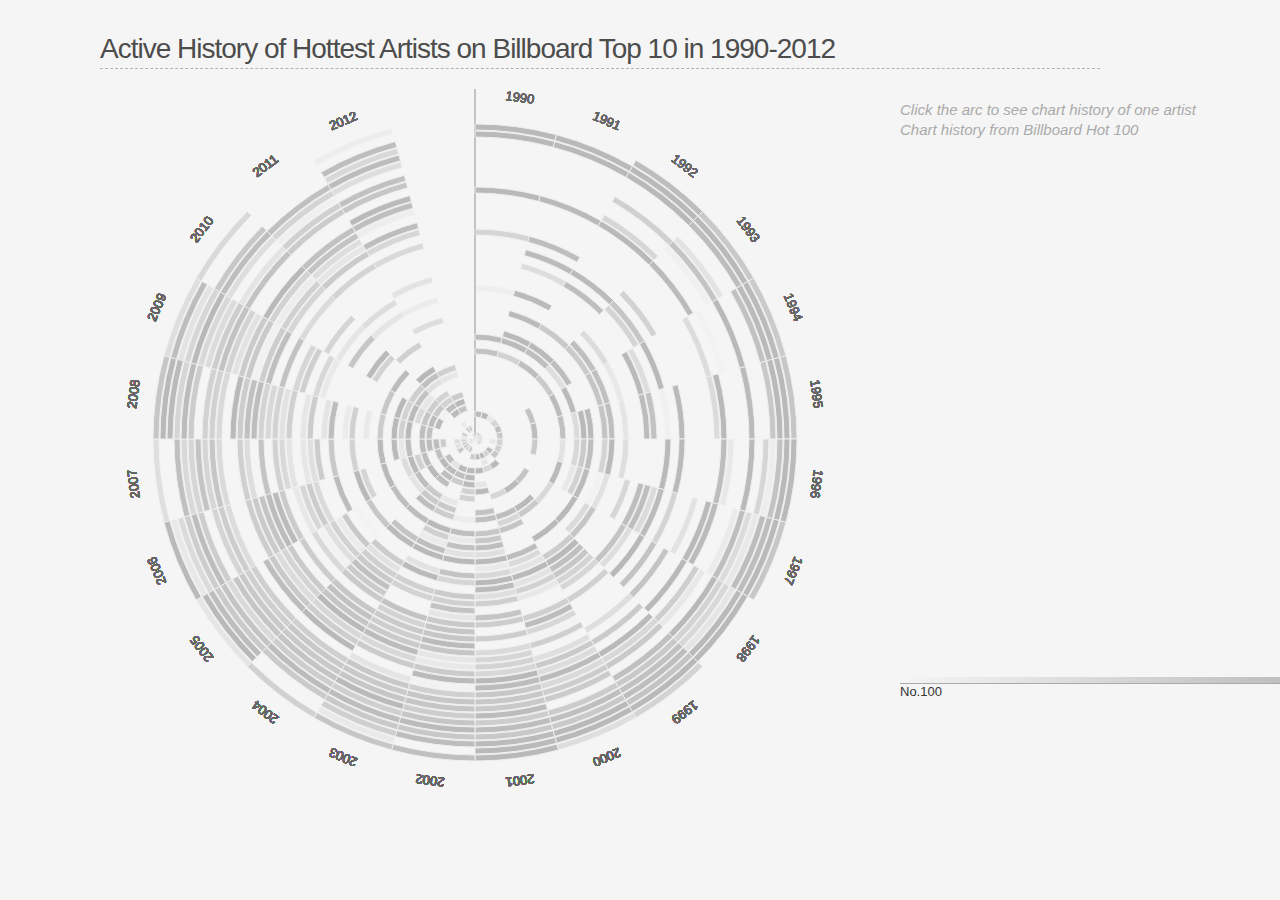
<file: index.html>
<html>
    <head>
        <title>Billboard Chart Visualization</title>
        <script type="text/javascript" src="d3.v2.min.js"></script>
        <script type="text/javascript" src="jquery-1.8.2.min.js"></script>
        <link href='http://fonts.googleapis.com/css?family=Droid+Serif:400,700' rel='stylesheet' type='text/css'>
        <link type="text/css" rel="stylesheet" href="./main.css"/>
		<style type="text/css">
            .arc{
                stroke: #eee;
                background-color: white;
            }

            #line_chart {
                display: none;
            }

            .data-line {
                stroke-width: 2;
                fill: none;
                stroke-dasharray: 0;
            }

            .coordinates {
                stroke-width: 2;
                fill: none;
                stroke-dasharray: 0;
            }

            .point {
                stroke: #aaa;
                fill: white;
                stroke-width: 2;
            }
		</style>
    </head>
    <body>
        <script type="text/javascript">
            $(document).ready(function(){
                $('#back a').click(function(){
                    $('#line_chart').fadeOut();
                    $('#line_chart').empty();
                    $('#back').fadeOut();
                    $('#arc_chart').fadeIn();
                    $('#instruct').fadeIn();
                    $('.legend').fadeIn();
                });
            });
        </script>
        <div class="main-wrapper clearfix" id="container">
            <div class="left-column">
                <div class="title">
                    <h1>
                    Active History of Hottest Artists on Billboard Top 10 in 1990-2012</h1>
                </div>
                <div id="arc_chart"></div>
                <div id="line_chart"></div>
            </div>

            <div class="artist_intro">
                <div id="back">
                    <h3></h3>
                    <a href="#">Back to All Artists</a>
                </div>
                <div id="instruct">
                    <h3>Click the arc to see chart history of one artist</h3>
                    <h3>Chart history from Billboard Hot 100</h3>
                </div>
                <div class="intro">
                    <div class="cover">
                        <img />
                    </div>
                    <div class="info">
                        <div class="track row">
                            <h3 id="track"></h3>
                        </div>
                        <div class="artist row">
                            <div class="left">by</div>
                            <div class="right" id="artist"></div>
                        </div>
                        <div class="album row">
                            <div class="left">from</div>
                            <div class="right" id="album"></div>
                        </div>
                        <div class="chart row">
                            <div class="left">hits</div>
                            <div class="rank" id="highest"></div>
                            <div class="in">in</div>
                            <div class="y" id="year"></div>
                        </div>
                    </div>
                </div>
            </div>
            <div class="legend">
                    <div class="bar"></div>
                    <div class="annotation">
                        <p id="zero">No.100</p>
                        <p id="full">No.1</p>
                    </div>
            </div>
        </div>

        <script type="text/javascript">
            var width = 750,
                height = 700,
                radius = Math.min(width, height) / 2,
                colorScale = d3.scale.category20c();    

            var band_width = 6;
            var gap = 1;
            var years = 23;
            var num_artists = 47;
            var angle = 2*Math.PI/(years+1); //angle of every year shown in the arc graph

            var vis = d3.select("#arc_chart").append("svg")
                         .attr("width", width)
                         .attr("height", height)
                      .append("svg:g")
                         .attr("transform", "translate(" + width / 2 + "," + height / 2 + ")");

            
            //method to append label of year
            var t_padding = 10,
                t_x = function(d){
                    r = radius - t_padding;
                    r_1 = angle/2
                    theda = (d.Year - 1990)*angle-Math.PI/2;
                    return r*Math.cos(theda+r_1);
                },
                t_y = function(d){
                    r = radius - 10;
                    theda = (d.Year - 1990)*angle-Math.PI/2;
                    return r*Math.sin(theda+r_1);
                };
                l_x = function(d){
                    r = radius - t_padding;
                    r_1 = angle/2
                    theda = (d.Year - 1990)*angle-Math.PI/2;
                    return r*Math.cos(theda);
                },
                l_y = function(d){
                    r = radius - 10;
                    theda = (d.Year - 1990)*angle-Math.PI/2;
                    return r*Math.sin(theda);
            };


            //method to draw a single arc
            var arc = d3.svg.arc()
            .startAngle(function(d, i){
                return (d.Year - 1990 + 1)*angle;
            })
            .endAngle(function(d, i){
                return (d.Year - 1991 + 1)*angle;
            })
            .innerRadius(function(d, i){  
                return (gap + band_width) * (num_artists -1 - d.LastRank) + gap;
            })
            .outerRadius(function(d, i){
                return (gap + band_width) * (num_artists - d.LastRank);
            });

            //draw the starting line
            var start_line = d3.svg.line();

            vis.append("path")
                .attr("class","start_line")
                .attr("stroke-width",1)
                .attr("stroke","black")
                .attr("opacity", 0.4)
                .attr("d","M 0 0"+"L 0 -500");

            //read in data
            d3.json("chart-data.json", function(json){

                 //add year label
                vis.selectAll("text")
                .data(json)
                .enter()
                .append("text")
                .attr("x", t_x)
                .attr("y", t_y)
                .attr("text-anchor","middle") //text are central aligned
                .attr("fill",function(d){return "#666";})
                .attr("transform", function(d, i){
                            beta = (d.Year - 1990)*360/24+7.5;
                            n = t_x(d);
                            console.log(angle);
                            return "rotate("+beta+","+t_x(d)+","+t_y(d)+")";}
                            )
                .text(function(d) {
                            return d.Year; }
                            );

                //draw arcs
                vis.selectAll(".arc")
                    .data(json)
                    .enter()
                    .append("path")
                    .attr("class", "arc")
                    .attr("fill", "#b9b9b9")
                    .attr("opacity", function(d){
                        return (1 - d.High/100); //opacity based on the highest rack the artist achieved that year
                    })
                    .attr("d", arc)
                    .on('mouseover', mouseover)
                    .on('mouseout', mouseout)
                    .on('click', show_details);
            });


            function mouseover(e) {
                vis.selectAll(".arc")
                .attr("fill","#b9b9b9")
                .transition().duration(100).attr("fill",function(d, i) { return (d.Artist === e.Artist) ? "#FF2240":"#b9b9b9"; });
                console.log(e.Artist+"     "+e.Track);
                write_info(e.Artist, e.Track, e.Album, e.High, e.Year);
                return $(document).ready(function(){
                        $(".intro").stop(false, true).fadeIn("fast")
                });

            }

            function mouseout(e) {
                vis.selectAll(".arc")
                .transition().attr("fill","#b9b9b9");
                d3.select(this).attr('stroke-width', 0);
                return $(document).ready(function(){
                        $(".intro").stop(false, true).fadeOut("fast")
                    });
             }

             //the function to write info to black window
            function write_info(artist, track, album, highest, year){
                $.getJSON("http://ws.audioscrobbler.com/2.0/?method=artist.search&api_key=36ca02e767da5319c71abe6f2ee4437f&format=json&artist=" + artist + "&callback=?", function(json) {
                    if (json.results.artistmatches.artist.length!=0){
                        console.log(json);
                        image = json.results.artistmatches.artist[0].image[2]['#text'];
                        if(artist === 'LL Cool J'){
                            image = 'http://userserve-ak.last.fm/serve/500/31915523/LL+Cool+J++1986.jpg';
                        }
                        $('.cover img').attr('src', image);
                    }
                });
                
                        
                $('#track').html(track);
                $('#artist').html(artist);
                $('#album').html(album);
                $('#highest').html(highest);
                $('#year').html(year);
            }

            var artist; //global variable for the details view

            function show_details(e){
                var padding = 50;
                var angle_line = 2*Math.PI/(years+1); //angle of every year shown in the line graph

                var coordinates = [];
                var temp = [];
                for(i = 0; i < years; i++){
                    temp = [i, i];
                    coordinates.push(temp);
                }

                var rScale = d3.scale.linear().domain([100, 0]).range([0, radius - padding]);

                var vis_line = d3.select("#line_chart").append("svg")
                             .attr("width", width)
                             .attr("height", height)
                          .append("svg:g")
                             .attr("transform", "translate(" + width / 2 + "," + height / 2 + ")");

                //method to draw data lines
                var line = d3.svg.line()
                                     .x(function(d, i){
                                        //console.log(d);
                                        r = rScale(d.rank);
                                        alpha = (d.year - 1990)*angle_line-Math.PI/2;
                                        return r*Math.cos(alpha);
                                     })
                                     .y(function(d){
                                        r = rScale(d.rank);
                                        alpha = (d.year - 1990)*angle_line-Math.PI/2;
                                        return r*Math.sin(alpha);
                                     })
                                     .interpolate("cardinal");
               
                //method to draw coordinates
                var coor = d3.svg.line()
                                    .x(function(d, i){
                                        return Math.cos(d*angle_line-Math.PI/2)*i*(radius- padding);
                                    })
                                    .y(function(d, i){
                                        return Math.sin(d*angle_line-Math.PI/2)*i*(radius- padding);
                                    })
                                    .interpolate("linear");

                //draw coordinates
                vis_line.selectAll(".coordinates")
                            .data(coordinates)
                            .enter()
                            .append("svg:g")
                            .append("path")
                            .attr("class", "coordinates")
                            .attr("stroke", "#ccc")
                            .attr("opacity", 0.8)
                            .attr("d", coor);

                //add year label
                d3.json("chart-data.json", function(json){
                    vis_line.selectAll("text")
                    .data(json)
                    .enter()
                    .append("text")
                    .attr("x", l_x)
                    .attr("y", l_y)
                    .attr("text-anchor","middle") //text are central aligned
                    .attr("fill",function(d){return "#666";})
                    .attr("transform", function(d, i){
                                beta = (d.Year - 1990)*360/24;
                                n = t_x(d);
                                console.log(angle);
                                return "rotate("+beta+","+l_x(d)+","+l_y(d)+")";}
                                )
                    .text(function(d) {
                                return d.Year; }
                                ); 
                });
               
                artist = e.Artist;

                //draw data lines and points
                d3.json("artist.json", function(json){
                        var data = json[artist];
                        if(data!=undefined){
                            var path = vis_line.selectAll(".data-line")
                                .data([data])
                                .enter()
                                .append("svg:g");

                            path.append("path")
                                .attr("class", "data-line")
                                .attr("stroke", "#FF2240")
                                .attr("opacity", 0.8)
                                .attr("d", line);

                            path.selectAll(".point")
                                .data(function(d){return d})
                                .enter().append("svg:circle")
                                    .attr("class", 'point')
                                    .attr("r", 4)
                                    .attr("cx", function(d, i){
                                        r = rScale(d.rank);
                                        alpha = (d.year - 1990)*angle_line-Math.PI/2;
                                        return r*Math.cos(alpha);
                                    })
                                    .attr("cy", function(d){
                                        r = rScale(d.rank);
                                        alpha = (d.year - 1990)*angle_line-Math.PI/2;
                                        return r*Math.sin(alpha);
                                    })
                                    .on('mouseover', mouseover_line)
                                    .on('mouseout', mouseout_line);
                            }
                    });
                $('#arc_chart').fadeOut();
                $('#instruct').fadeOut("fast");
                $('#line_chart').fadeIn();
                $('#back').fadeIn();
                $('#back h3').html(e.Artist);
                $('.legend').fadeOut();

            }

            function mouseover_line(e){
                write_info(artist, e.track, e.album, e.rank, e.year);
                return $(document).ready(function(){
                        $(".intro").stop(false, true).fadeIn("fast")
                });
            }

            function mouseout_line(e){
                return $(document).ready(function(){
                        $(".intro").stop(false, true).fadeOut("fast")
                });
            }


        </script>
    </body>
</html>
</file>
<file: main.css>
html, body, body div, span, object, iframe, h1, h2, h3, h4, h5, h6, p, blockquote, pre, abbr, address, cite, code, del, dfn, em, img, ins, kbd, q, samp, small, strong, sub, sup, var, b, i, dl, dt, dd, ol, ul, li, fieldset, form, label, legend, table, caption, tbody, tfoot, thead, tr, th, td, article, aside, figure, footer, header, hgroup, menu, nav, section, time, mark, audio, video {
	margin: 0;
	padding: 0;
	border: 0;
	outline: 0;
	font-size: 100%;
	vertical-align: baseline;
	background: transparent;
	display:block;
}		

/* Accessible focus treatment
	people.opera.com/patrickl/experiments/keyboard/test */
a:hover, a:active {outline: none;}

small {font-size: 85%;}

strong, th {font-weight: bold;}

td, td img {vertical-align: top;} 



/* force a vertical scrollbar to prevent a jumpy page  ----------------*/
html {overflow-y: scroll;}

/* global font style   ------------------------------------------------*/
body {
	font-family: "Pontano Sans",Helvetica,Arial,sans-serif;
	font-size:13px;
}

/* global a style      ------------------------------------------------*/
a {
	margin: 0; 
	padding: 0; 
	font-size: 100%; 
	vertical-align: baseline; 
	background: transparent;
	text-decoration:none
}

/* hand cursor on clickable elements ----------------------------------*/
.clickable,
label, 
input[type=button], 
input[type=submit], 
button {cursor: pointer;}

/* we use a lot of ULs that aren't bulleted. 
	don't forget to restore the bullets within content. */
ul, ol {list-style: none;}

/* we like off-black for text */
body, select, input, textarea {color: #333;}
a {color: #03f;}
a:hover {color: #69f;}

body{background-color: #F5F5F5;}

/* let's clear some floats */
.clearfix:before, .clearfix:after { content: "\0020"; display: block; height: 0; overflow: hidden; }  
.clearfix:after { clear: both; }  
.clearfix { zoom: 1; } 


.main-wrapper{
	margin-top:25px;
	margin-left:100px;
	width:1400px;
}


.left-column{
	position:relative;
	float:left;
	width:1000px;
}

#arc_chart, #line_chart{
	margin-top: 20px;
	margin-bottom: 20px;
}

.title{
	border-bottom:1px dashed #B3B3B3;

}

.title h1{
	display:block;
	font-size: 28px;
	color:#4C4C4C;
	font-weight: 300;
	letter-spacing: -1px;
	margin: .3em 0 .1em 0;
}

.artist_intro{
	position:absolute;
	left:900px;
	top: 100px;
	width:420px;

}

.intro{
	width:400px;
	height:200px;
	display:none;
	font-size:12px;
	color:#4C4C4C;
	padding: 10px;
	background-color:#3F3F3F;
	color:white;
}

.cover{
	float: left;
	width:200px;
	height:200px;
	overflow:hidden;
	background-color: white;
	-webkit-box-shadow: 1px 0px 8px rgba(50, 50, 50, 0.5);
	-moz-box-shadow:    1px 0px 8px rgba(50, 50, 50, 0.5);
	box-shadow:         1px 0px 8px rgba(50, 50, 50, 0.5);
}

.cover img{
	width:250px;
}

.info{
	float:left;
	margin-left:20px;
	width:180px;
}

.row{
	display: inline-block;
	padding: 2px 0 10px 0;
	width: 180px;
}

.row .left{
	padding-top:3px;
	color:#FF2240;
	font-size: 12px;
	font-weight: bold;
	width: 40px;
	float: left;
}

.right{
	width:140px;
	float:left;
	font-size:14px;
}

.rank{
	width:25px;
	float:left;
	font-size:14px;
	font-weight:bold;
}

.in{
	padding-top:3px;
	font-size:10px;
	width:15px;
	float:left;
}

.y{
	font-size:14px;
	float:left;
}

#artist{
	font-weight:bold;
}
span {
	display: inline;
}

h3#track{
	font-weight: 500;
	font-size: 18px;
	line-height: 25px;
}

.info h4{
	font-size: 16px;
	line-height: 20px;
	font-weight: 300;
	font-style: normal;
	padding: 3px 0;
}

#artist, #album, #highest, #year{
	font-style: italic;
}


#back{
	width:200px;
	height:60px;
	position:relative;
	display: none;
}

#back h3{
	font-weight: 500;
	font-size: 26px;
	line-height: 36px;
}

#back a{
	color: #FF2240;
	font-size: 16px;
}

#back a:hover{
	color: #E8677D;
}

#instruct{
	height:60px;

}

#instruct h3{
	font-size: 15px;
	color: #aaa;
	font-weight: lighter;
	font-style: italic;
	line-height: 20px;
}

.legend{
	position:absolute;
	left:900px;
	bottom:200px;
	width:420px;

}

.legend .bar{
	height:6px;
	background-image:-webkit-gradient(linear,0% 0%, 100% 0%, from(#F5F5F5), to(#b9b9b9));
	border-bottom:1px solid #aaa;
}

.legend .annotation{
	font-size:13px;
	line-height:16px;
}

.legend .annotation #zero{
	float:left;
}

.legend .annotation #full{
	float:right;
}
</file>
